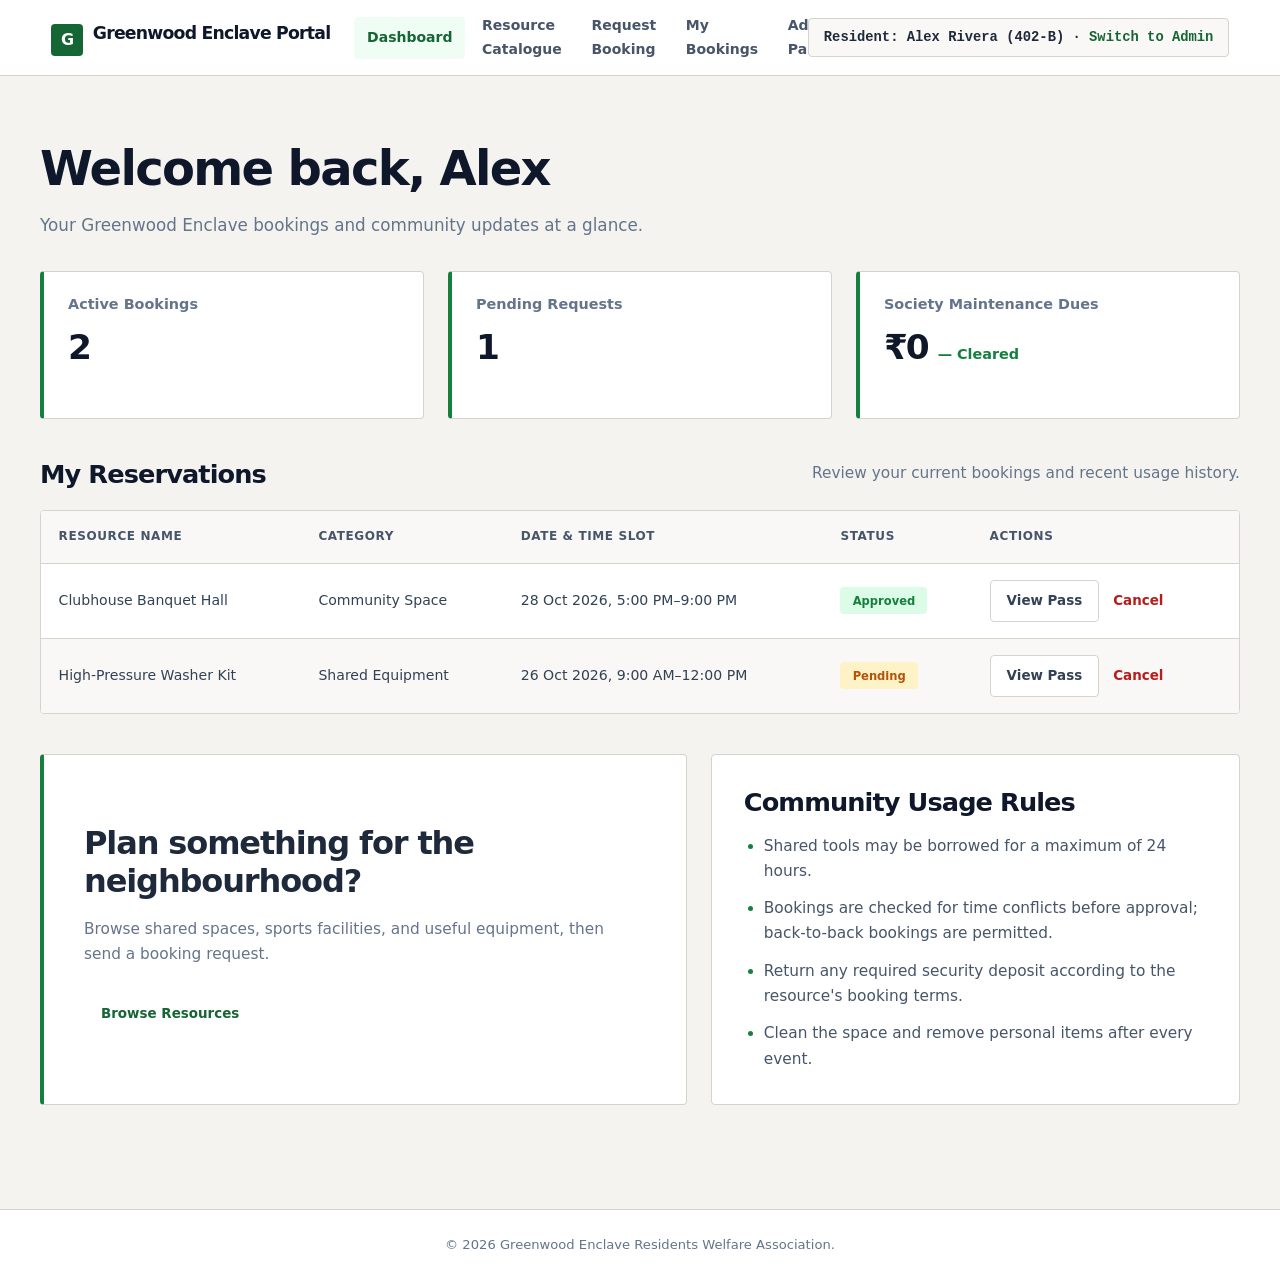
<file: index.html>
<!DOCTYPE html>
<html lang="en">
<head>
  <meta charset="UTF-8">
  <meta name="viewport" content="width=device-width, initial-scale=1.0">
  <meta name="description" content="View your Greenwood Enclave community resource bookings and important resident information.">
  <title>Resident Dashboard | Greenwood Enclave Portal</title>
  <link rel="stylesheet" href="css/style.css">
</head>
<body>
  <header class="site-header">
    <a class="site-brand" href="index.html">Greenwood Enclave Portal</a>
    <nav class="site-navigation" aria-label="Main navigation">
      <ul class="navigation-list">
        <li><a href="index.html" aria-current="page">Dashboard</a></li>
        <li><a href="resources.html">Resource Catalogue</a></li>
        <li><a href="book-resource.html">Request Booking</a></li>
        <li><a href="bookings.html">My Bookings</a></li>
        <li><a href="admin.html">Admin Panel</a></li>
      </ul>
    </nav>
    <p class="user-profile" aria-label="Resident Alex Rivera, Flat 402-B">Resident: Alex Rivera (402-B) · <a href="admin.html">Switch to Admin</a></p>
  </header>

  <main class="dashboard-main">
    <section class="dashboard-metrics" aria-labelledby="dashboard-heading">
      <div class="dashboard-introduction">
        <h1 id="dashboard-heading">Welcome back, Alex</h1>
        <p>Your Greenwood Enclave bookings and community updates at a glance.</p>
      </div>
      <div class="metrics-grid">
        <article class="metric-card">
          <h2>Active Bookings</h2>
          <p class="metric-value">2</p>
        </article>
        <article class="metric-card">
          <h2>Pending Requests</h2>
          <p class="metric-value">1</p>
        </article>
        <article class="metric-card">
          <h2>Society Maintenance Dues</h2>
          <p class="metric-value">₹0 <span>— Cleared</span></p>
        </article>
      </div>
    </section>

    <section id="bookings" class="reservations-section" aria-labelledby="reservations-heading">
      <div class="section-heading">
        <h2 id="reservations-heading">My Reservations</h2>
        <p>Review your current bookings and recent usage history.</p>
      </div>
      <div class="table-wrapper">
        <table class="reservations-table">
          <thead>
            <tr>
              <th scope="col">Resource Name</th>
              <th scope="col">Category</th>
              <th scope="col">Date &amp; Time Slot</th>
              <th scope="col">Status</th>
              <th scope="col">Actions</th>
            </tr>
          </thead>
          <tbody>
            <tr>
              <td>Clubhouse Banquet Hall</td>
              <td>Community Space</td>
              <td><time datetime="2026-11-08">8 Nov 2026</time>, 5:00 PM–9:00 PM</td>
              <td><span class="badge badge--approved">Approved</span></td>
              <td>
                <a class="button button--secondary" href="#bookings">View Pass</a>
                <button class="button button--text" type="button">Cancel</button>
              </td>
            </tr>
            <tr>
              <td>High-Pressure Washer Kit</td>
              <td>Shared Equipment</td>
              <td><time datetime="2026-11-12">12 Nov 2026</time>, 9:00 AM–12:00 PM</td>
              <td><span class="badge badge--pending">Pending</span></td>
              <td>
                <a class="button button--secondary" href="#bookings">View Pass</a>
                <button class="button button--text" type="button">Cancel</button>
              </td>
            </tr>
            <tr>
              <td>Badminton Court 1</td>
              <td>Sports &amp; Recreation</td>
              <td><time datetime="2026-10-18">18 Oct 2026</time>, 6:00 PM–7:00 PM</td>
              <td><span class="badge badge--completed">Completed</span></td>
              <td>
                <a class="button button--secondary" href="#bookings">View Pass</a>
                <span class="action-unavailable">—</span>
              </td>
            </tr>
          </tbody>
        </table>
      </div>
    </section>

    <div class="dashboard-bottom-grid">
      <section class="quick-actions" aria-labelledby="quick-actions-heading">
        <h2 id="quick-actions-heading">Plan something for the neighbourhood?</h2>
        <p>Browse shared spaces, sports facilities, and useful equipment, then send a booking request.</p>
        <a class="button button--primary" href="resources.html">Browse Resources</a>
      </section>

      <aside id="rules" class="community-rules" aria-labelledby="community-rules-heading">
        <h2 id="community-rules-heading">Community Usage Rules</h2>
        <ul>
          <li>Shared tools may be borrowed for a maximum of 24 hours.</li>
          <li>Bookings are checked for time conflicts before approval; back-to-back bookings are permitted.</li>
          <li>Return any required security deposit according to the resource's booking terms.</li>
          <li>Clean the space and remove personal items after every event.</li>
        </ul>
      </aside>
    </div>
  </main>

  <footer class="site-footer">
    <p>&copy; 2026 Greenwood Enclave Residents Welfare Association.</p>
  </footer>

  <script src="javascript/storage.js" defer></script>
  <script src="javascript/dashboard.js" defer></script>
</body>
</html>
</file>
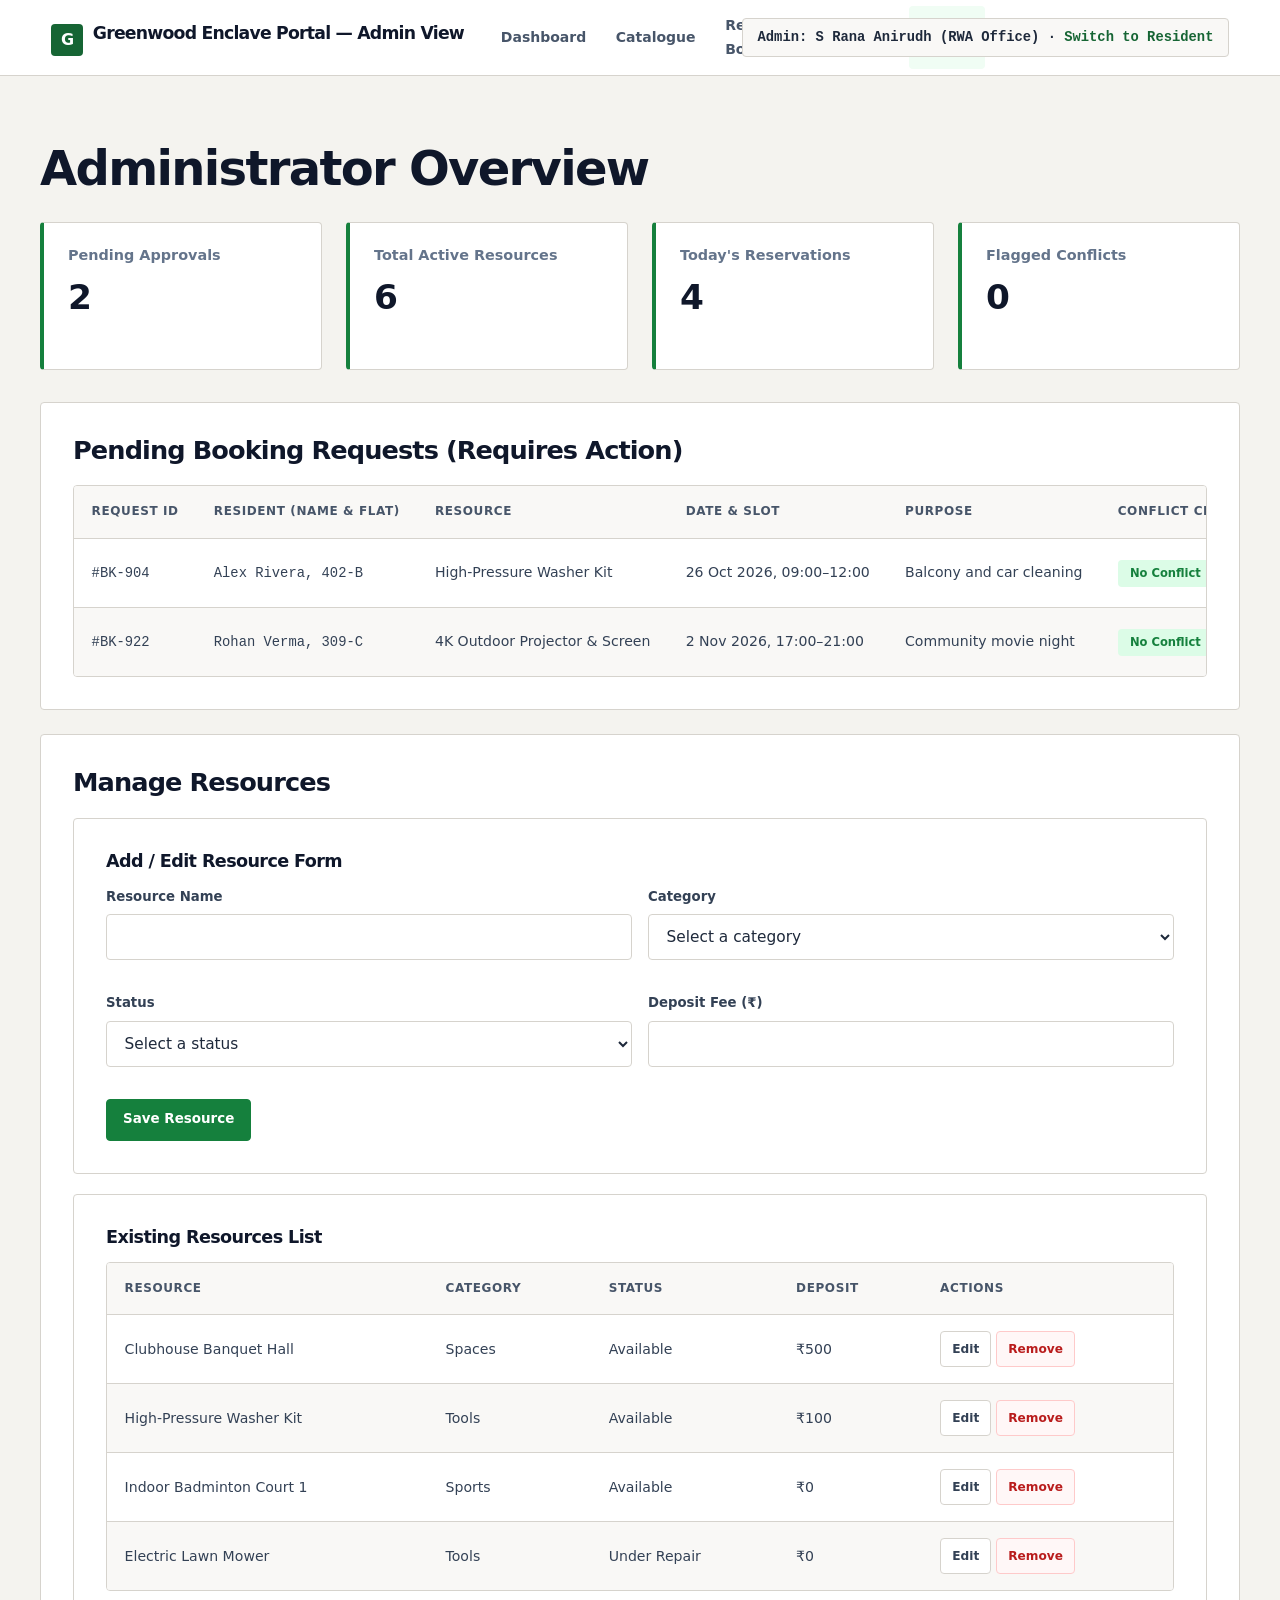
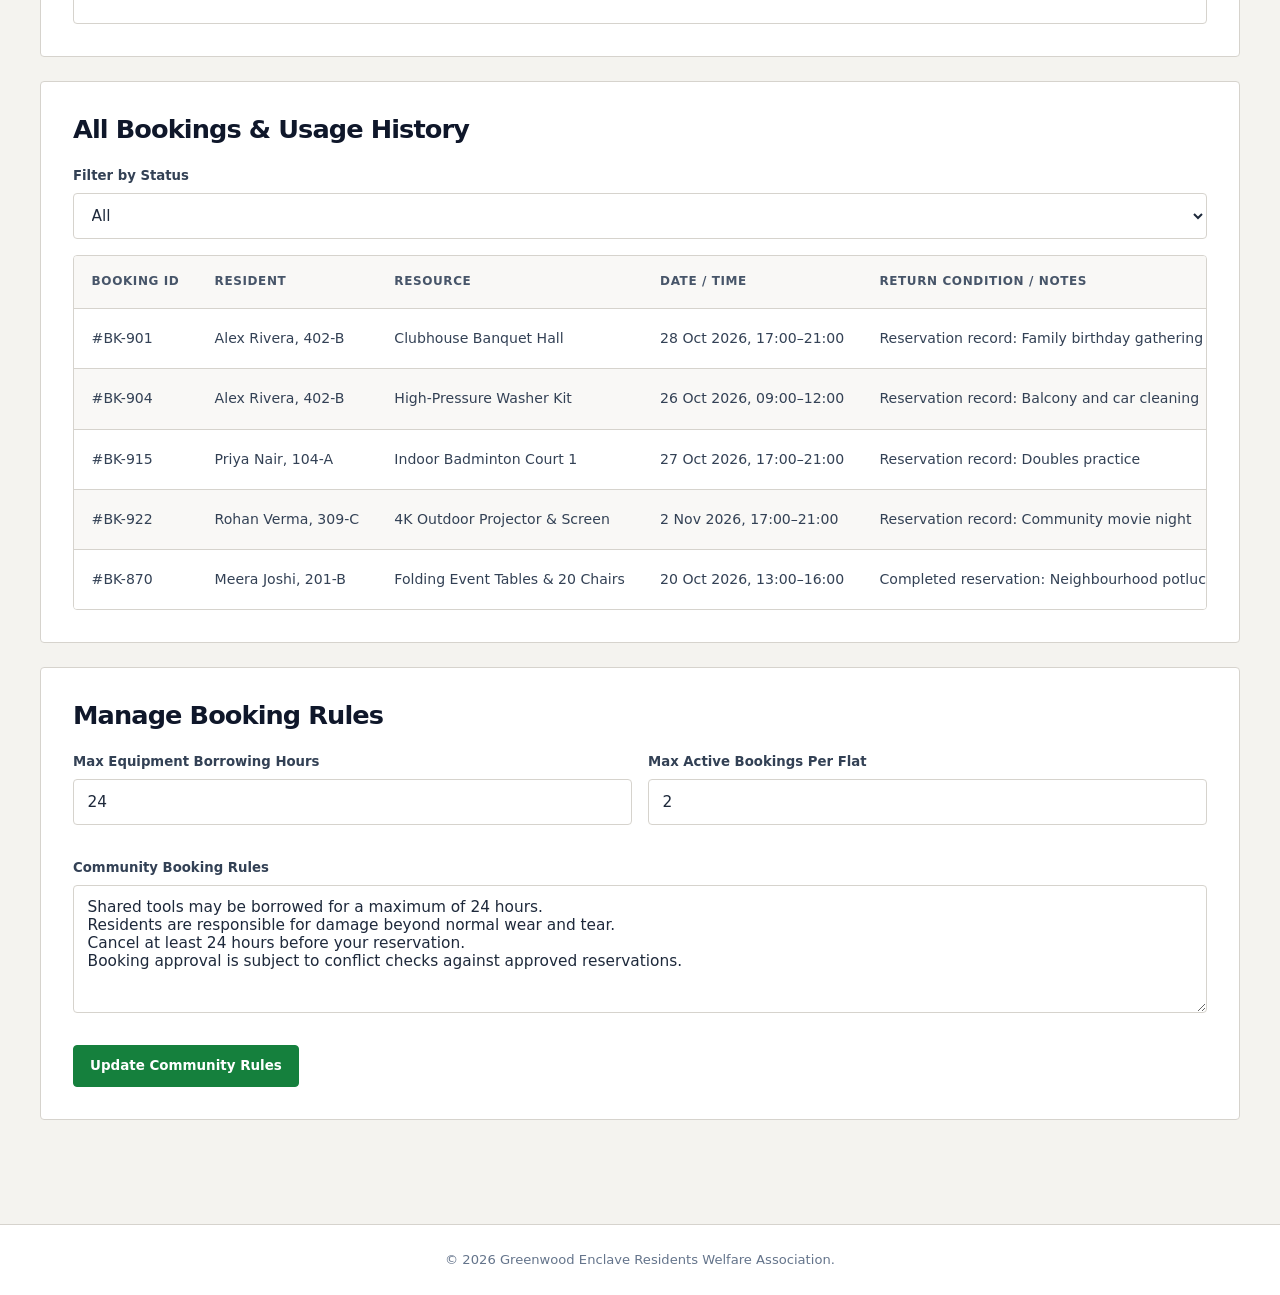
<file: admin.html>
<!DOCTYPE html>
<html lang="en">
<head>
  <meta charset="UTF-8">
  <meta name="viewport" content="width=device-width, initial-scale=1.0">
  <meta name="description" content="Manage Greenwood Enclave resources, booking requests, and community rules.">
  <title>Administrator Dashboard | Greenwood Enclave Portal</title>
  <link rel="stylesheet" href="css/style.css">
</head>
<body>
  <header class="site-header">
    <a class="site-brand" href="index.html">Greenwood Enclave Portal — Admin View</a>
    <nav class="site-navigation" aria-label="Main navigation">
      <ul class="navigation-list">
        <li><a href="index.html">Dashboard</a></li>
        <li><a href="resources.html">Catalogue</a></li>
        <li><a href="book-resource.html">Request Booking</a></li>
        <li><a href="bookings.html">My Bookings</a></li>
        <li><a href="admin.html" aria-current="page">Admin Panel</a></li>
      </ul>
    </nav>
    <p class="user-profile" aria-label="Administrator S Rana Anirudh, RWA Office">Admin: S Rana Anirudh (RWA Office) · <a href="index.html">Switch to Resident</a></p>
  </header>

  <main class="admin-main">
    <section class="admin-metrics" aria-labelledby="admin-overview-heading">
      <h1 id="admin-overview-heading">Administrator Overview</h1>
      <div class="metrics-grid">
        <article class="metric-card">
          <h2>Pending Approvals</h2>
          <p class="metric-value">3</p>
        </article>
        <article class="metric-card">
          <h2>Total Active Resources</h2>
          <p class="metric-value">6</p>
        </article>
        <article class="metric-card">
          <h2>Today's Reservations</h2>
          <p class="metric-value">4</p>
        </article>
        <article class="metric-card">
          <h2>Flagged Conflicts</h2>
          <p class="metric-value">0</p>
        </article>
      </div>
    </section>

    <section id="pending-requests" class="admin-section" aria-labelledby="pending-requests-heading">
      <h2 id="pending-requests-heading">Pending Booking Requests (Requires Action)</h2>
      <div class="table-wrapper">
        <table class="admin-table">
          <thead>
            <tr>
              <th scope="col">Request ID</th>
              <th scope="col">Resident (Name &amp; Flat)</th>
              <th scope="col">Resource</th>
              <th scope="col">Date &amp; Slot</th>
              <th scope="col">Purpose</th>
              <th scope="col">Conflict Check</th>
              <th scope="col">Actions</th>
            </tr>
          </thead>
          <tbody>
            <tr>
              <td>#REQ-2026-89</td>
              <td>Alex Rivera, 402-B</td>
              <td>Clubhouse Banquet Hall</td>
              <td><time datetime="2026-10-28">28 Oct 2026</time>, 17:00–21:00</td>
              <td>Family birthday gathering</td>
              <td><span class="badge badge-safe">No Conflict</span></td>
              <td><button class="btn-approve" type="button">Approve</button> <button class="btn-reject" type="button">Reject</button></td>
            </tr>
            <tr>
              <td>#REQ-2026-90</td>
              <td>Priya Nair, 305-A</td>
              <td>High-Pressure Washer Kit</td>
              <td><time datetime="2026-10-26">26 Oct 2026</time>, 09:00–12:00</td>
              <td>Balcony and car cleaning</td>
              <td><span class="badge badge-safe">No Conflict</span></td>
              <td><button class="btn-approve" type="button">Approve</button> <button class="btn-reject" type="button">Reject</button></td>
            </tr>
            <tr>
              <td>#REQ-2026-91</td>
              <td>Samir Patel, 118-C</td>
              <td>Indoor Badminton Court 1</td>
              <td><time datetime="2026-10-27">27 Oct 2026</time>, 18:00–20:00</td>
              <td>Evening doubles practice</td>
              <td><span class="badge badge-safe">No Conflict</span></td>
              <td><button class="btn-approve" type="button">Approve</button> <button class="btn-reject" type="button">Reject</button></td>
            </tr>
          </tbody>
        </table>
      </div>
    </section>

    <section id="manage-resources" class="admin-section" aria-labelledby="manage-resources-heading">
      <h2 id="manage-resources-heading">Manage Resources</h2>
      <section class="resource-crud-section" aria-labelledby="resource-crud-heading">
        <h3 id="resource-crud-heading">Add / Edit Resource Form</h3>
        <form id="resource-crud-form">
          <div class="form-field">
            <label for="resource-name">Resource Name</label>
            <input type="text" id="resource-name" name="resource-name" required>
          </div>
          <div class="form-field">
            <label for="resource-category">Category</label>
            <select id="resource-category" name="resource-category" required>
              <option value="">Select a category</option>
              <option value="spaces">Spaces</option>
              <option value="tools">Tools</option>
              <option value="sports">Sports</option>
            </select>
          </div>
          <div class="form-field">
            <label for="resource-status">Status</label>
            <select id="resource-status" name="resource-status" required>
              <option value="">Select a status</option>
              <option value="available">Available</option>
              <option value="reserved">Reserved</option>
              <option value="under-repair">Under Repair</option>
            </select>
          </div>
          <div class="form-field">
            <label for="deposit-fee">Deposit Fee (₹)</label>
            <input type="number" id="deposit-fee" name="deposit-fee" min="0" step="1" required>
          </div>
          <button type="submit">Save Resource</button>
        </form>
      </section>

      <section class="existing-resources-section" aria-labelledby="existing-resources-heading">
        <h3 id="existing-resources-heading">Existing Resources List</h3>
        <div class="table-wrapper">
          <table class="admin-table">
            <thead>
              <tr>
                <th scope="col">Resource</th>
                <th scope="col">Category</th>
                <th scope="col">Status</th>
                <th scope="col">Deposit</th>
                <th scope="col">Actions</th>
              </tr>
            </thead>
            <tbody>
              <tr>
                <td>Clubhouse Banquet Hall</td>
                <td>Spaces</td>
                <td>Available</td>
                <td>₹500</td>
                <td><button class="btn-edit" type="button">Edit</button> <button class="btn-delete" type="button">Remove</button></td>
              </tr>
              <tr>
                <td>High-Pressure Washer Kit</td>
                <td>Tools</td>
                <td>Available</td>
                <td>₹100</td>
                <td><button class="btn-edit" type="button">Edit</button> <button class="btn-delete" type="button">Remove</button></td>
              </tr>
              <tr>
                <td>Indoor Badminton Court 1</td>
                <td>Sports</td>
                <td>Available</td>
                <td>₹0</td>
                <td><button class="btn-edit" type="button">Edit</button> <button class="btn-delete" type="button">Remove</button></td>
              </tr>
              <tr>
                <td>Electric Lawn Mower</td>
                <td>Tools</td>
                <td>Under Repair</td>
                <td>₹0</td>
                <td><button class="btn-edit" type="button">Edit</button> <button class="btn-delete" type="button">Remove</button></td>
              </tr>
            </tbody>
          </table>
        </div>
      </section>
    </section>

    <section id="all-bookings-history" class="admin-section" aria-labelledby="all-bookings-heading">
      <h2 id="all-bookings-heading">All Bookings &amp; Usage History</h2>
      <div class="form-field">
        <label for="booking-status-filter">Filter by Status</label>
        <select id="booking-status-filter" name="booking-status-filter">
          <option value="all">All</option>
          <option value="approved">Approved</option>
          <option value="completed">Completed</option>
          <option value="rejected">Rejected</option>
        </select>
      </div>
      <div class="table-wrapper">
        <table class="admin-table">
          <thead>
            <tr>
              <th scope="col">Booking ID</th>
              <th scope="col">Resident</th>
              <th scope="col">Resource</th>
              <th scope="col">Date / Time</th>
              <th scope="col">Return Condition / Notes</th>
              <th scope="col">Final Status</th>
            </tr>
          </thead>
          <tbody>
            <tr>
              <td>#BK-901</td>
              <td>Alex Rivera, 402-B</td>
              <td>Clubhouse Banquet Hall</td>
              <td><time datetime="2026-10-28">28 Oct 2026</time>, 17:00–21:00</td>
              <td>Awaiting reservation</td>
              <td><span class="badge badge-approved">Approved</span></td>
            </tr>
            <tr>
              <td>#BK-872</td>
              <td>Meera Shah, 210-A</td>
              <td>High-Pressure Washer Kit</td>
              <td><time datetime="2026-10-20">20 Oct 2026</time>, 09:00–12:00</td>
              <td>Returned clean and in good condition</td>
              <td><span class="badge badge-completed">Completed</span></td>
            </tr>
            <tr>
              <td>#BK-866</td>
              <td>Samir Patel, 118-C</td>
              <td>Indoor Badminton Court 1</td>
              <td><time datetime="2026-10-18">18 Oct 2026</time>, 18:00–20:00</td>
              <td>Court inspected; no issues</td>
              <td><span class="badge badge-completed">Completed</span></td>
            </tr>
            <tr>
              <td>#BK-859</td>
              <td>Priya Nair, 305-A</td>
              <td>Clubhouse Banquet Hall</td>
              <td><time datetime="2026-10-16">16 Oct 2026</time>, 17:00–21:00</td>
              <td>Overlapping approved reservation</td>
              <td><span class="badge badge-rejected">Rejected</span></td>
            </tr>
          </tbody>
        </table>
      </div>
    </section>

    <section id="manage-rules" class="admin-section" aria-labelledby="manage-rules-heading">
      <h2 id="manage-rules-heading">Manage Booking Rules</h2>
      <form id="rules-management-form">
        <div class="form-field">
          <label for="max-borrowing-hours">Max Equipment Borrowing Hours</label>
          <input type="number" id="max-borrowing-hours" name="max-borrowing-hours" value="24" min="1" required>
        </div>
        <div class="form-field">
          <label for="max-active-bookings">Max Active Bookings Per Flat</label>
          <input type="number" id="max-active-bookings" name="max-active-bookings" value="2" min="1" required>
        </div>
        <div class="form-field">
          <label for="community-rules">Community Booking Rules</label>
          <textarea id="community-rules" name="community-rules" rows="4" required>Shared tools may be borrowed for a maximum of 24 hours.
Residents are responsible for damage beyond normal wear and tear.
Cancel at least 24 hours before your reservation.
Booking approval is subject to conflict checks against approved reservations.</textarea>
        </div>
        <button type="submit">Update Community Rules</button>
      </form>
    </section>
  </main>

  <footer class="site-footer">
    <p>&copy; 2026 Greenwood Enclave Residents Welfare Association.</p>
  </footer>

  <script src="javascript/storage.js" defer></script>
  <script src="javascript/admin.js" defer></script>
</body>
</html>
</file>
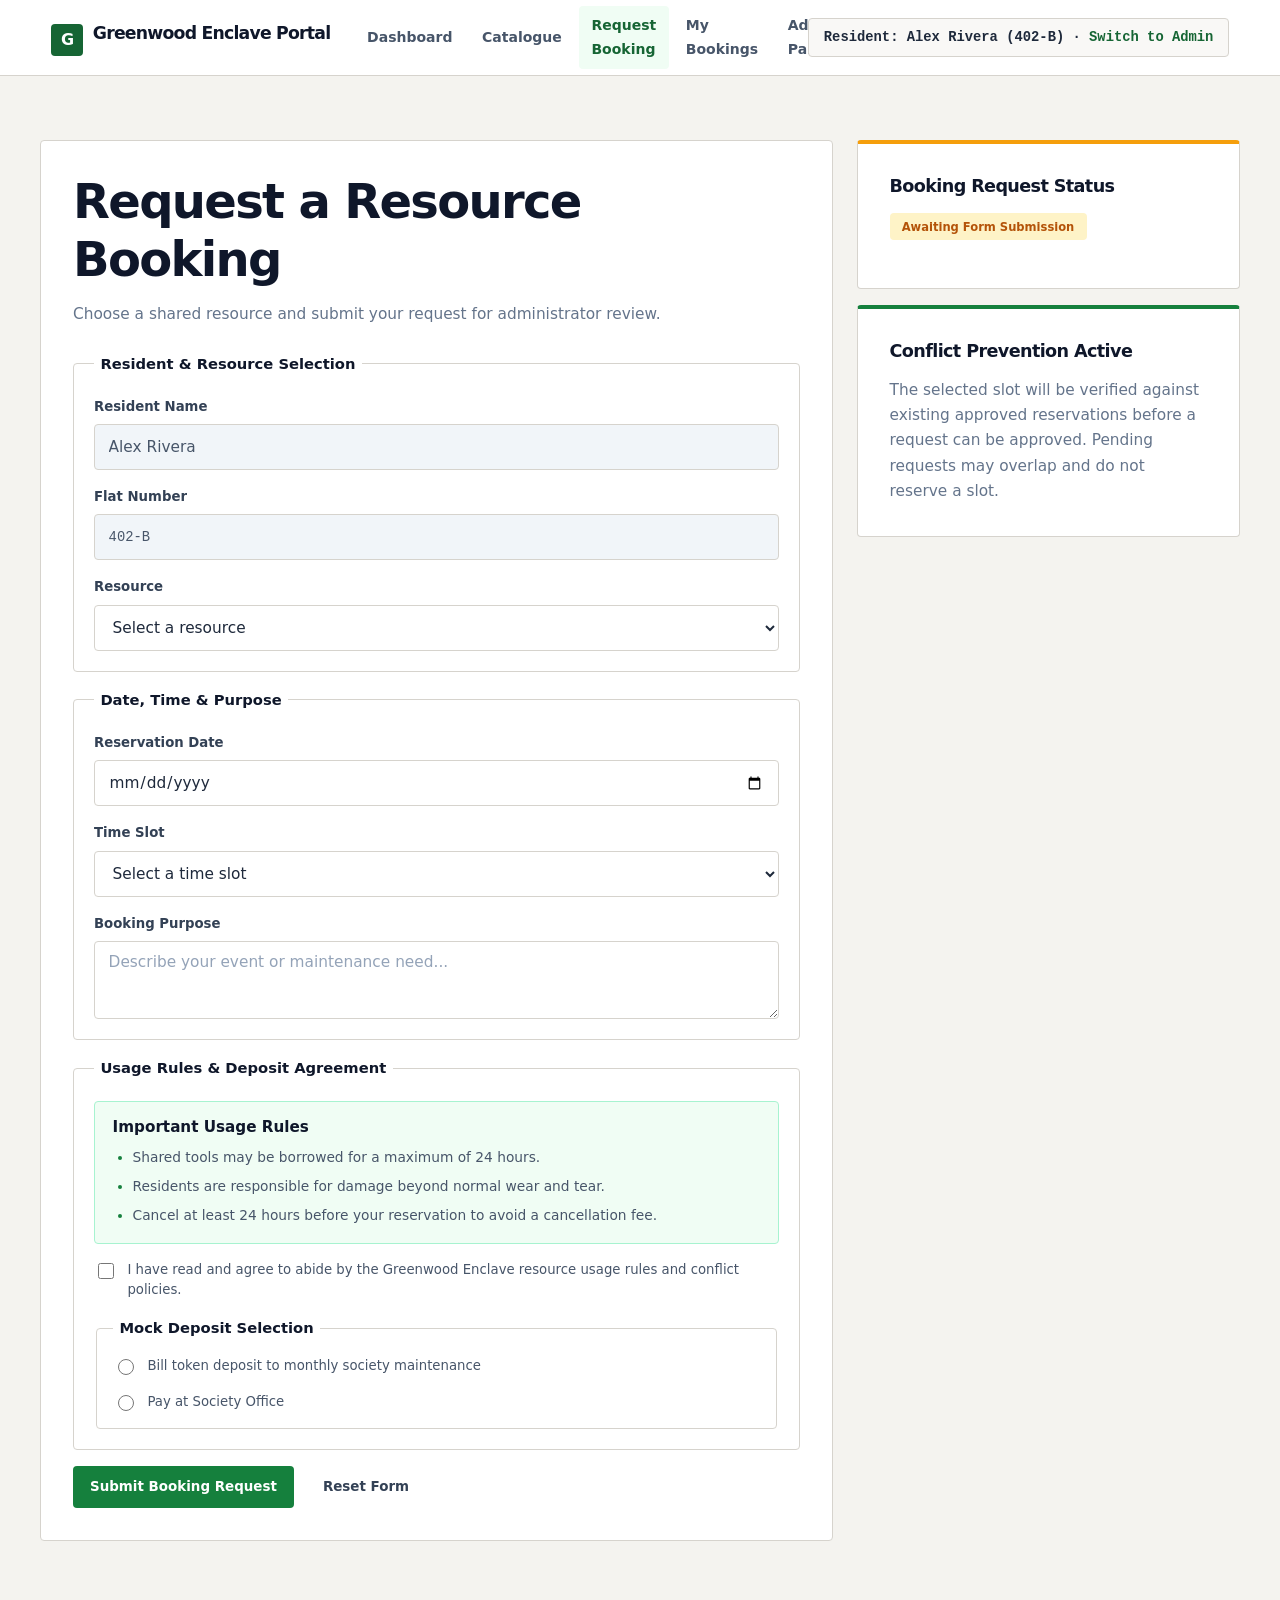
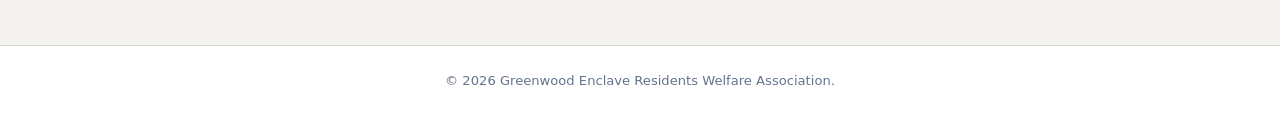
<file: book-resource.html>
<!DOCTYPE html>
<html lang="en">
<head>
  <meta charset="UTF-8">
  <meta name="viewport" content="width=device-width, initial-scale=1.0">
  <meta name="description" content="Request a Greenwood Enclave shared resource booking.">
  <title>Request Booking | Greenwood Enclave Portal</title>
  <link rel="stylesheet" href="css/style.css">
</head>
<body>
  <header class="site-header">
    <a class="site-brand" href="index.html">Greenwood Enclave Portal</a>
    <nav class="site-navigation" aria-label="Main navigation">
      <ul class="navigation-list">
        <li><a href="index.html">Dashboard</a></li>
        <li><a href="resources.html">Catalogue</a></li>
        <li><a href="book-resource.html" aria-current="page">Request Booking</a></li>
        <li><a href="bookings.html">My Bookings</a></li>
        <li><a href="admin.html">Admin Panel</a></li>
      </ul>
    </nav>
    <p class="user-profile" aria-label="Resident Alex Rivera, Flat 402-B">Resident: Alex Rivera (402-B) · <a href="admin.html">Switch to Admin</a></p>
  </header>

  <main class="booking-page-container">
    <section class="booking-form-section" aria-labelledby="booking-page-heading">
      <h1 id="booking-page-heading">Request a Resource Booking</h1>
      <p>Choose a shared resource and submit your request for administrator review.</p>
      <form id="reservation-request-form">
        <fieldset class="form-fieldset">
          <legend>Resident &amp; Resource Selection</legend>
          <div class="form-field">
            <label for="resident-name">Resident Name</label>
            <input type="text" id="resident-name" name="resident-name" value="Alex Rivera" readonly>
          </div>
          <div class="form-field">
            <label for="flat-number">Flat Number</label>
            <input type="text" id="flat-number" name="flat-number" value="402-B" readonly>
          </div>
          <div class="form-field">
            <label for="resource-select">Resource</label>
            <select id="resource-select" name="resource" required>
              <option value="">Select a resource</option>
              <optgroup label="Spaces">
                <option value="clubhouse-banquet-hall">Clubhouse Banquet Hall</option>
                <option value="4k-outdoor-projector">4K Outdoor Projector</option>
              </optgroup>
              <optgroup label="Tools">
                <option value="high-pressure-washer-kit">High-Pressure Washer Kit</option>
                <option value="electric-lawn-mower">Electric Lawn Mower</option>
              </optgroup>
              <optgroup label="Sports">
                <option value="indoor-badminton-court-1">Indoor Badminton Court 1</option>
              </optgroup>
            </select>
          </div>
        </fieldset>

        <fieldset class="form-fieldset">
          <legend>Date, Time &amp; Purpose</legend>
          <div class="form-field">
            <label for="booking-date">Reservation Date</label>
            <input type="date" id="booking-date" name="booking-date" required>
          </div>
          <div class="form-field">
            <label for="booking-slot">Time Slot</label>
            <select id="booking-slot" name="booking-slot" required>
              <option value="">Select a time slot</option>
              <option value="morning">Morning, 09:00–12:00</option>
              <option value="afternoon">Afternoon, 13:00–16:00</option>
              <option value="evening">Evening, 17:00–21:00</option>
            </select>
          </div>
          <div class="form-field">
            <label for="booking-purpose">Booking Purpose</label>
            <textarea id="booking-purpose" name="booking-purpose" rows="3" required placeholder="Describe your event or maintenance need..."></textarea>
          </div>
        </fieldset>

        <fieldset class="form-fieldset">
          <legend>Usage Rules &amp; Deposit Agreement</legend>
          <div class="rules-summary-box" aria-label="Resource usage rules">
            <h2>Important Usage Rules</h2>
            <ul>
              <li>Shared tools may be borrowed for a maximum of 24 hours.</li>
              <li>Residents are responsible for damage beyond normal wear and tear.</li>
              <li>Cancel at least 24 hours before your reservation to avoid a cancellation fee.</li>
            </ul>
          </div>
          <div class="form-field">
            <input type="checkbox" id="accept-rules" name="accept-rules" required>
            <label for="accept-rules">I have read and agree to abide by the Greenwood Enclave resource usage rules and conflict policies.</label>
          </div>
          <fieldset class="deposit-options">
            <legend>Mock Deposit Selection</legend>
            <div class="form-field">
              <input type="radio" id="deposit-maintenance" name="deposit-method" value="maintenance" required>
              <label for="deposit-maintenance">Bill token deposit to monthly society maintenance</label>
            </div>
            <div class="form-field">
              <input type="radio" id="deposit-office" name="deposit-method" value="society-office">
              <label for="deposit-office">Pay at Society Office</label>
            </div>
          </fieldset>
        </fieldset>

        <div class="booking-form-actions">
          <button type="submit" class="btn-primary">Submit Booking Request</button>
          <button type="reset" class="btn-secondary">Reset Form</button>
        </div>
      </form>
    </section>

    <aside class="booking-status-sidebar" aria-label="Booking status and conflict information">
      <section id="live-submission-status" class="status-card" aria-labelledby="submission-status-heading">
        <h2 id="submission-status-heading">Booking Request Status</h2>
        <p><span class="badge badge-pending">Awaiting Form Submission</span></p>
        <div id="submitted-request-status" hidden>
          <p>Request Submitted — Status: Pending Admin Approval</p>
          <p>Reference ID: <strong>#REQ-2026-89</strong></p>
          <p>Submitted: <time datetime="2026-10-25T15:00">25 Oct 2026, 3:00 PM</time></p>
        </div>
      </section>
      <section class="conflict-notice-card" aria-labelledby="conflict-check-heading">
        <h2 id="conflict-check-heading">Conflict Prevention Active</h2>
        <p>The selected slot will be verified against existing approved reservations before a request can be approved. Pending requests may overlap and do not reserve a slot.</p>
      </section>
    </aside>
  </main>

  <footer class="site-footer">
    <p>&copy; 2026 Greenwood Enclave Residents Welfare Association.</p>
  </footer>

  <script src="javascript/storage.js" defer></script>
  <script src="javascript/bookings.js" defer></script>
</body>
</html>
</file>
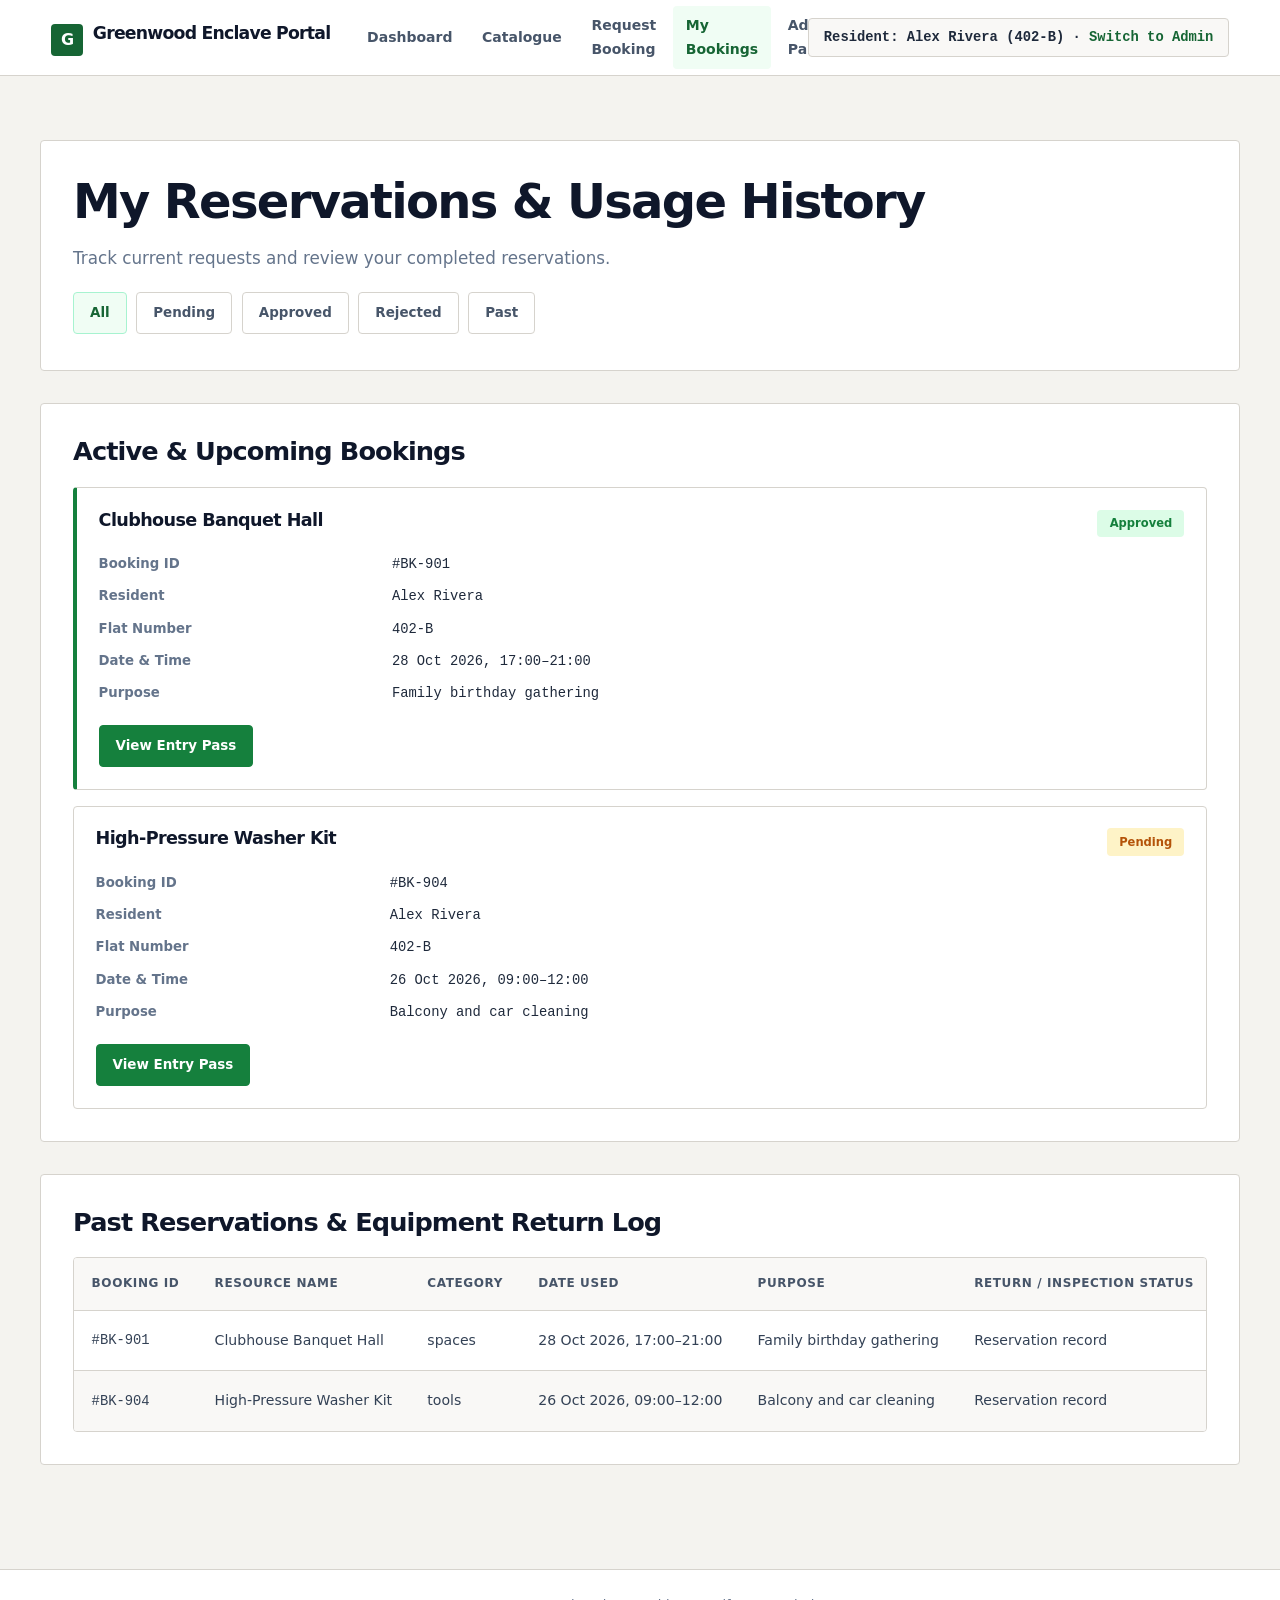
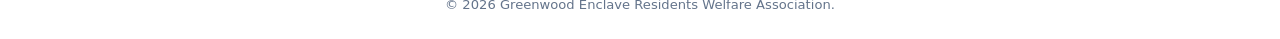
<file: bookings.html>
<!DOCTYPE html>
<html lang="en">
<head>
  <meta charset="UTF-8">
  <meta name="viewport" content="width=device-width, initial-scale=1.0">
  <meta name="description" content="Track Greenwood Enclave resource reservations and review your booking history.">
  <title>My Bookings | Greenwood Enclave Portal</title>
  <link rel="stylesheet" href="css/style.css">
</head>
<body>
  <header class="site-header">
    <a class="site-brand" href="index.html">Greenwood Enclave Portal</a>
    <nav class="site-navigation" aria-label="Main navigation">
      <ul class="navigation-list">
        <li><a href="index.html">Dashboard</a></li>
        <li><a href="resources.html">Catalogue</a></li>
        <li><a href="book-resource.html">Request Booking</a></li>
        <li><a href="bookings.html" aria-current="page">My Bookings</a></li>
        <li><a href="admin.html">Admin Panel</a></li>
      </ul>
    </nav>
    <p class="user-profile" aria-label="Resident Alex Rivera, Flat 402-B">Resident: Alex Rivera (402-B) · <a href="admin.html">Switch to Admin</a></p>
  </header>

  <main class="bookings-main">
    <section class="bookings-header" aria-labelledby="bookings-heading">
      <h1 id="bookings-heading">My Reservations &amp; Usage History</h1>
      <p>Track current requests and review your completed reservations.</p>
      <div class="status-tabs" role="group" aria-label="Filter bookings by status">
        <button type="button" data-status="all" aria-pressed="true">All</button>
        <button type="button" data-status="pending" aria-pressed="false">Pending</button>
        <button type="button" data-status="approved" aria-pressed="false">Approved</button>
        <button type="button" data-status="rejected" aria-pressed="false">Rejected</button>
        <button type="button" data-status="past" aria-pressed="false">Past</button>
      </div>
    </section>

    <section class="active-bookings-list" aria-labelledby="active-bookings-heading">
      <h2 id="active-bookings-heading">Active &amp; Upcoming Bookings</h2>
      <article class="booking-detail-card" data-status="approved">
        <header class="booking-card-header">
          <h3>Clubhouse Banquet Hall</h3>
          <span class="badge badge-approved">Approved</span>
        </header>
        <dl class="booking-details">
          <dt>Booking ID</dt>
          <dd>#BK-901</dd>
          <dt>Date &amp; Time</dt>
          <dd><time datetime="2026-10-28">28 Oct 2026</time>, 17:00–21:00</dd>
          <dt>Purpose</dt>
          <dd>Family Birthday Gathering</dd>
          <dt>Deposit</dt>
          <dd>₹500 (Paid/Billed)</dd>
        </dl>
        <div class="booking-card-actions">
          <button class="btn-primary" type="button" data-open-details>View Entry Pass</button>
          <button class="btn-secondary" type="button">Cancel Booking</button>
        </div>
      </article>

      <article class="booking-detail-card" data-status="pending">
        <header class="booking-card-header">
          <h3>High-Pressure Washer Kit</h3>
          <span class="badge badge-pending">Pending Admin Approval</span>
        </header>
        <dl class="booking-details">
          <dt>Booking ID</dt>
          <dd>#BK-904</dd>
          <dt>Date &amp; Time</dt>
          <dd>Tomorrow, 09:00–12:00</dd>
          <dt>Purpose</dt>
          <dd>Balcony &amp; Car Cleaning</dd>
        </dl>
        <div class="booking-card-actions">
          <button class="btn-secondary" type="button">Modify Request</button>
          <button class="btn-secondary" type="button">Cancel Request</button>
        </div>
      </article>

      <article class="booking-detail-card" data-status="rejected">
        <header class="booking-card-header">
          <h3>Indoor Badminton Court 1</h3>
          <span class="badge badge-rejected">Rejected — Slot Conflict</span>
        </header>
        <dl class="booking-details">
          <dt>Booking ID</dt>
          <dd>#BK-889</dd>
          <dt>Date &amp; Time</dt>
          <dd><time datetime="2026-10-26">26 Oct 2026</time>, 18:00–20:00</dd>
          <dt>Admin Note</dt>
          <dd>Court already reserved for Society Annual Tournament</dd>
        </dl>
        <div class="booking-card-actions">
          <a class="btn-primary" href="book-resource.html">Rebook Another Slot</a>
        </div>
      </article>
    </section>

    <section class="past-bookings-section" aria-labelledby="past-bookings-heading">
      <h2 id="past-bookings-heading">Past Reservations &amp; Equipment Return Log</h2>
      <div class="table-wrapper">
        <table class="bookings-history-table">
          <thead>
            <tr>
              <th scope="col">Booking ID</th>
              <th scope="col">Resource Name</th>
              <th scope="col">Category</th>
              <th scope="col">Date Used</th>
              <th scope="col">Purpose</th>
              <th scope="col">Return / Inspection Status</th>
              <th scope="col">Final Status</th>
            </tr>
          </thead>
          <tbody>
            <tr data-status="past">
              <td>#BK-870</td>
              <td>High-Pressure Washer Kit</td>
              <td>Tools</td>
              <td><time datetime="2026-10-20">20 Oct 2026</time></td>
              <td>Patio cleaning</td>
              <td>Returned clean and in good condition</td>
              <td><span class="badge badge-completed">Completed</span></td>
            </tr>
            <tr data-status="past">
              <td>#BK-861</td>
              <td>Badminton Court 1</td>
              <td>Sports</td>
              <td><time datetime="2026-10-18">18 Oct 2026</time></td>
              <td>Weekend doubles practice</td>
              <td>Court inspected; no issues</td>
              <td><span class="badge badge-completed">Completed</span></td>
            </tr>
            <tr data-status="past">
              <td>#BK-842</td>
              <td>Folding Event Tables &amp; 20 Chairs</td>
              <td>Spaces</td>
              <td><time datetime="2026-10-12">12 Oct 2026</time></td>
              <td>Neighbourhood potluck</td>
              <td>Cancelled before reservation date</td>
              <td><span class="badge badge-cancelled">Cancelled by User</span></td>
            </tr>
          </tbody>
        </table>
      </div>
    </section>

    <dialog id="booking-details-modal" aria-labelledby="booking-details-heading">
      <div class="booking-modal-content">
        <h2 id="booking-details-heading">Reservation Entry Pass</h2>
        <dl class="booking-details">
          <dt>Booking Reference ID</dt>
          <dd>#BK-901</dd>
          <dt>Resident Name</dt>
          <dd>Alex Rivera</dd>
          <dt>Flat Number</dt>
          <dd>402-B</dd>
          <dt>Approved By</dt>
          <dd>Sec. R. Sharma (RWA Office)</dd>
          <dt>Approval Timestamp</dt>
          <dd><time datetime="2026-10-25T10:30">25 Oct 2026, 10:30 AM</time></dd>
          <dt>Rules Acknowledged</dt>
          <dd>Yes</dd>
        </dl>
        <button id="close-details-modal" type="button">Close</button>
      </div>
    </dialog>
  </main>

  <footer class="site-footer">
    <p>&copy; 2026 Greenwood Enclave Residents Welfare Association.</p>
  </footer>

  <script src="javascript/storage.js" defer></script>
  <script src="javascript/bookings.js" defer></script>
</body>
</html>
</file>
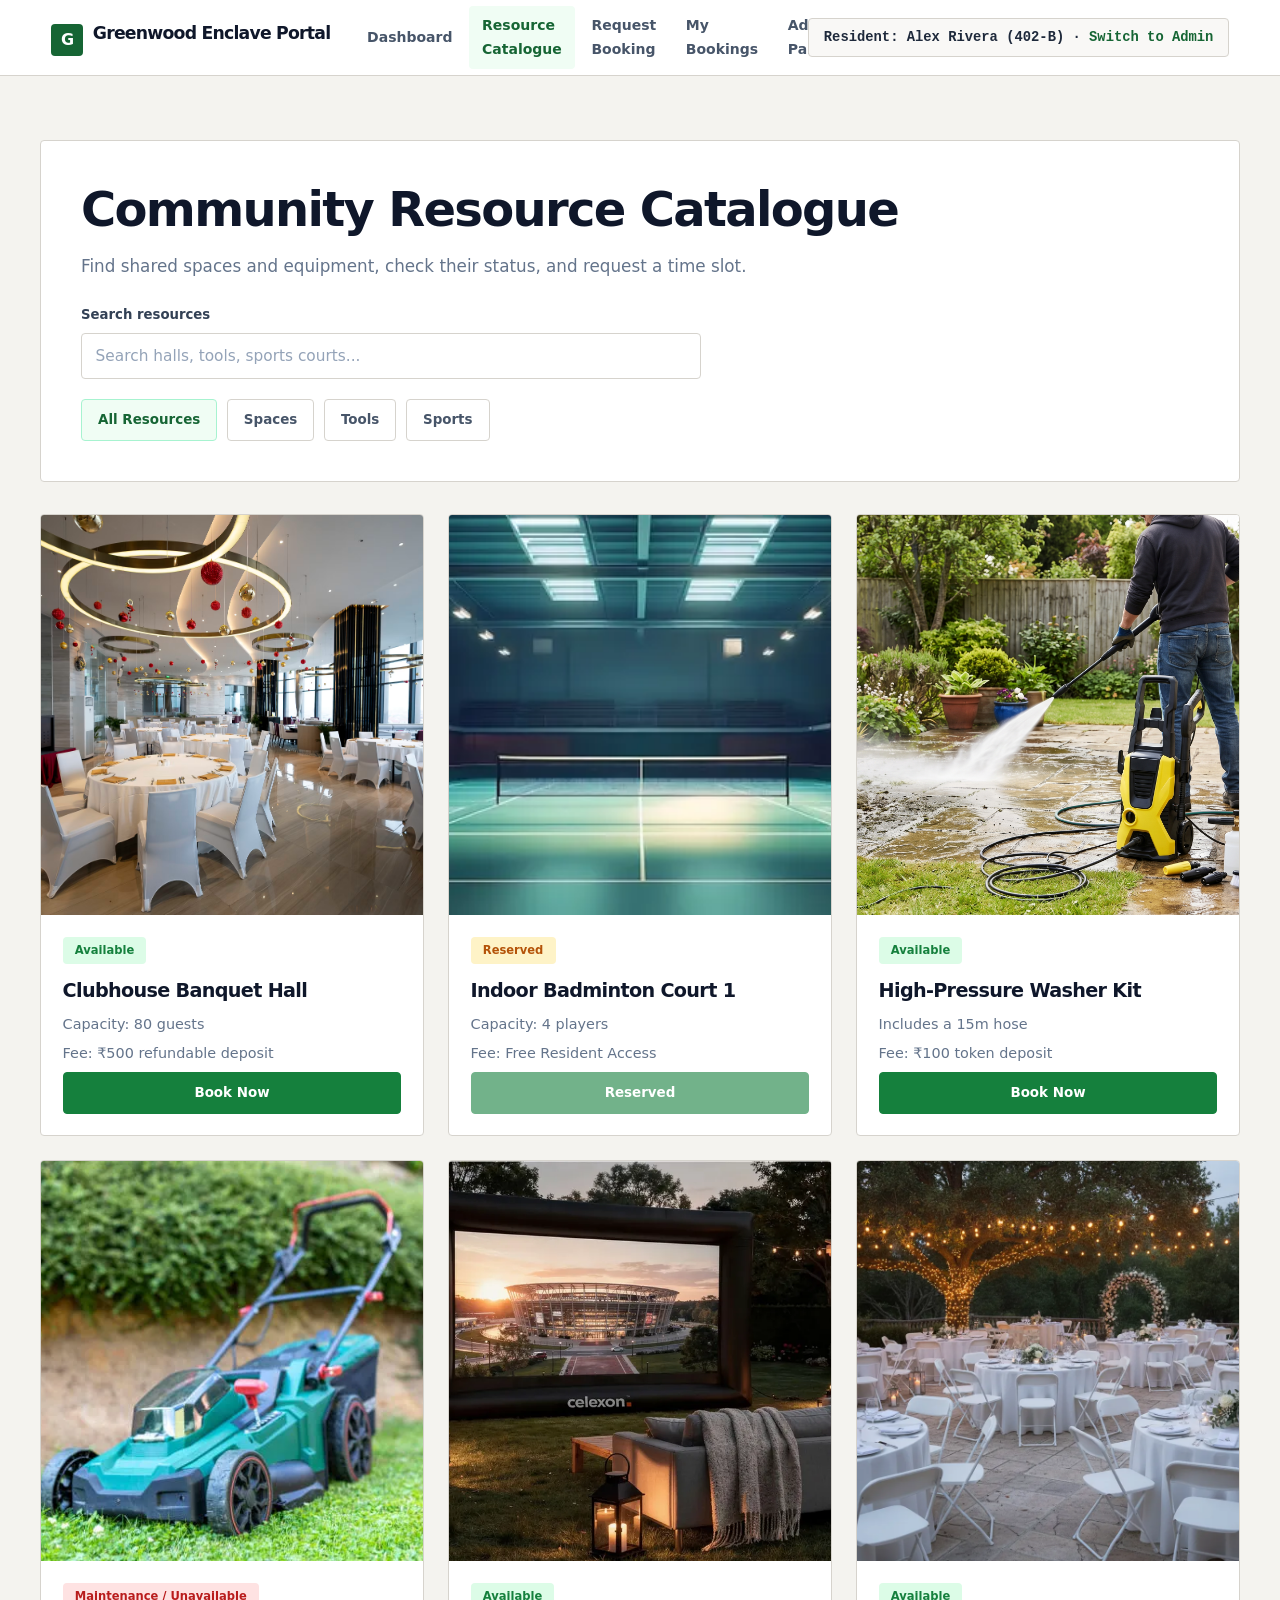
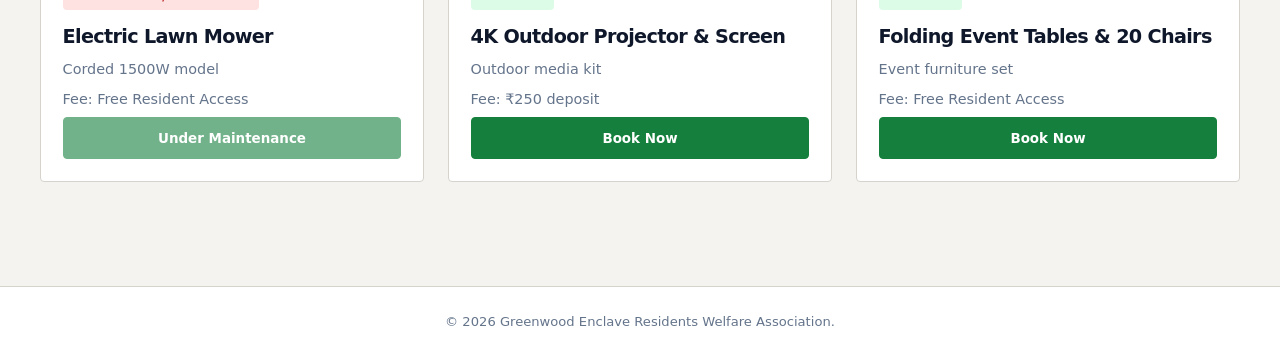
<file: resources.html>
<!DOCTYPE html>
<html lang="en">
<head>
  <meta charset="UTF-8">
  <meta name="viewport" content="width=device-width, initial-scale=1.0">
  <meta name="description" content="Explore and request bookings for shared spaces, tools, and sports facilities at Greenwood Enclave.">
  <title>Resource Catalogue | Greenwood Enclave Portal</title>
  <link rel="stylesheet" href="css/style.css">
</head>
<body>
  <header class="site-header">
    <a class="site-brand" href="index.html">Greenwood Enclave Portal</a>
    <nav class="site-navigation" aria-label="Main navigation">
      <ul class="navigation-list">
        <li><a href="index.html">Dashboard</a></li>
        <li><a href="resources.html" aria-current="page">Resource Catalogue</a></li>
        <li><a href="book-resource.html">Request Booking</a></li>
        <li><a href="bookings.html">My Bookings</a></li>
        <li><a href="admin.html">Admin Panel</a></li>
      </ul>
    </nav>
    <p class="user-profile" aria-label="Resident Alex Rivera, Flat 402-B">Resident: Alex Rivera (402-B) · <a href="admin.html">Switch to Admin</a></p>
  </header>

  <main class="catalogue-main">
    <section class="catalogue-controls" aria-labelledby="catalogue-heading">
      <h1 id="catalogue-heading">Community Resource Catalogue</h1>
      <p>Find shared spaces and equipment, check their status, and request a time slot.</p>
      <div class="catalogue-search">
        <label for="resource-search">Search resources</label>
        <input type="search" id="resource-search" name="resource-search" placeholder="Search halls, tools, sports courts...">
      </div>
      <div class="filter-buttons" role="group" aria-label="Filter resources by category">
        <button type="button" data-filter="all" aria-pressed="true">All Resources</button>
        <button type="button" data-filter="spaces" aria-pressed="false">Spaces</button>
        <button type="button" data-filter="tools" aria-pressed="false">Tools</button>
        <button type="button" data-filter="sports" aria-pressed="false">Sports</button>
      </div>
    </section>

    <section class="resource-grid" id="resource-grid" aria-label="Community resources">
      <article class="resource-card" data-category="spaces">
        <img src="assests/photo-1677129663678-2171fa8a44cb.avif" alt="Clubhouse banquet hall set up for an outdoor event" width="640" height="400">
        <div class="resource-card-content">
          <span class="status-badge status-badge--available">Available</span>
          <h2>Clubhouse Banquet Hall</h2>
          <p>Capacity: 80 guests</p>
          <p>Fee: ₹500 refundable deposit</p>
          <button class="button button--primary" type="button" data-resource="Clubhouse Banquet Hall">Book Now</button>
        </div>
      </article>

      <article class="resource-card" data-category="sports">
        <img src="assests/empty-badminton-court-with-single-net-lighting_1331154-24271.webp" alt="Indoor badminton court with net" width="640" height="400">
        <div class="resource-card-content">
          <span class="status-badge status-badge--reserved">Reserved</span>
          <h2>Indoor Badminton Court 1</h2>
          <p>Capacity: 4 players</p>
          <p>Fee: Free Resident Access</p>
          <button class="button button--primary" type="button" disabled>Reserved</button>
        </div>
      </article>

      <article class="resource-card" data-category="tools">
        <img src="assests/Gemini_Generated_Image_38o1ye38o1ye38o1.png" alt="High-pressure washer cleaning a garden patio" width="640" height="400">
        <div class="resource-card-content">
          <span class="status-badge status-badge--available">Available</span>
          <h2>High-Pressure Washer Kit</h2>
          <p>Includes a 15m hose</p>
          <p>Fee: ₹100 token deposit</p>
          <button class="button button--primary" type="button" data-resource="High-Pressure Washer Kit">Book Now</button>
        </div>
      </article>

      <article class="resource-card" data-category="tools">
        <img src="assests/battery-electric-lawn-mowers-in-the-garden.webp" alt="Electric lawn mower on a lawn" width="640" height="400">
        <div class="resource-card-content">
          <span class="status-badge status-badge--unavailable">Maintenance / Unavailable</span>
          <h2>Electric Lawn Mower</h2>
          <p>Corded 1500W model</p>
          <p>Fee: Free Resident Access</p>
          <button class="button button--primary" type="button" disabled>Under Maintenance</button>
        </div>
      </article>

      <article class="resource-card" data-category="spaces">
        <img src="assests/cx-produktbild2-inf200.webp" alt="Outdoor projector screen set up in a garden" width="640" height="400">
        <div class="resource-card-content">
          <span class="status-badge status-badge--available">Available</span>
          <h2>4K Outdoor Projector &amp; Screen</h2>
          <p>Outdoor media kit</p>
          <p>Fee: ₹250 deposit</p>
          <button class="button button--primary" type="button" data-resource="4K Outdoor Projector &amp; Screen">Book Now</button>
        </div>
      </article>

      <article class="resource-card" data-category="spaces">
        <img src="assests/multiple-white-hercules-folding-chairs-at-event.webp" alt="White folding chairs arranged for an event" width="640" height="400">
        <div class="resource-card-content">
          <span class="status-badge status-badge--available">Available</span>
          <h2>Folding Event Tables &amp; 20 Chairs</h2>
          <p>Event furniture set</p>
          <p>Fee: Free Resident Access</p>
          <button class="button button--primary" type="button" data-resource="Folding Event Tables &amp; 20 Chairs">Book Now</button>
        </div>
      </article>
    </section>

    <dialog id="booking-modal" aria-labelledby="booking-modal-heading">
      <div class="booking-modal-content">
        <h2 id="booking-modal-heading">Request a Resource Booking</h2>
        <form id="booking-form">
          <div class="form-field">
            <label for="modal-resource-name">Selected Resource</label>
            <input type="text" id="modal-resource-name" name="resource" readonly required>
          </div>
          <div class="form-field">
            <label for="resident-name">Resident Name</label>
            <input type="text" id="resident-name" name="resident-name" value="Alex Rivera" required>
          </div>
          <div class="form-field">
            <label for="flat-number">Flat Number</label>
            <input type="text" id="flat-number" name="flat-number" value="402-B" required>
          </div>
          <div class="form-field">
            <label for="reservation-date">Reservation Date</label>
            <input type="date" id="reservation-date" name="reservation-date" required>
          </div>
          <div class="form-field">
            <label for="time-slot">Time Slot</label>
            <select id="time-slot" name="time-slot" required>
              <option value="">Select a time slot</option>
              <option value="morning">Morning, 9 AM–12 PM</option>
              <option value="afternoon">Afternoon, 1 PM–4 PM</option>
              <option value="evening">Evening, 5 PM–9 PM</option>
            </select>
          </div>
          <div class="form-field">
            <label for="booking-purpose">Purpose of Booking</label>
            <textarea id="booking-purpose" name="purpose" rows="4"></textarea>
          </div>
          <fieldset class="checkout-options">
            <legend>Mock Checkout / Deposit</legend>
            <div class="form-field">
              <input type="radio" id="payment-dues" name="payment-method" value="maintenance-dues" required>
              <label for="payment-dues">Billed to Monthly Society Maintenance Dues</label>
            </div>
            <div class="form-field">
              <input type="radio" id="payment-office" name="payment-method" value="upi-or-office">
              <label for="payment-office">UPI / Security Deposit at Office</label>
            </div>
          </fieldset>
          <div class="booking-form-actions">
            <button class="button button--primary" type="submit">Confirm Booking Request</button>
            <button class="button button--secondary" id="close-modal" type="button">Cancel / Close</button>
          </div>
        </form>
        <div id="booking-success" role="status" hidden>
          <p>Your booking request has been submitted.</p>
          <p>Booking reference: <strong id="booking-reference">GE-2026-0001</strong></p>
        </div>
      </div>
    </dialog>
  </main>

  <footer class="site-footer">
    <p>&copy; 2026 Greenwood Enclave Residents Welfare Association.</p>
  </footer>

  <script src="javascript/storage.js" defer></script>
  <script src="javascript/resources.js" defer></script>
</body>
</html>
</file>
<file: css/style.css>
:root {
  color-scheme: light;
  --color-page: #f4f3ef;
  --color-surface: #ffffff;
  --color-surface-soft: #f9f8f6;
  --color-navy: #0f172a;
  --color-text: #1e293b;
  --color-muted: #64748b;
  --color-primary: #15803d;
  --color-primary-dark: #166534;
  --color-primary-soft: #f0fdf4;
  --color-border: #d6d3cd;
  --color-border-strong: #d6d3cd;
  --color-success-bg: #dcfce7;
  --color-success-text: #15803d;
  --color-warning-bg: #fef3c7;
  --color-warning-text: #b45309;
  --color-danger-bg: #fee2e2;
  --color-danger-text: #b91c1c;
  --color-info-bg: #e0f2fe;
  --color-info-text: #0369a1;
  --font-body: Inter, system-ui, -apple-system, BlinkMacSystemFont, "Segoe UI", sans-serif;
  --font-heading: Inter, system-ui, -apple-system, BlinkMacSystemFont, "Segoe UI", sans-serif;
  --space-1: 0.375rem;
  --space-2: 0.625rem;
  --space-3: 0.875rem;
  --space-4: 1rem;
  --space-5: 1.25rem;
  --space-6: 1.5rem;
  --space-8: 2rem;
  --space-10: 2.5rem;
  --space-12: 3rem;
  --radius-sm: 4px;
  --radius-md: 4px;
  --radius-lg: 4px;
  --radius-xl: 4px;
  --radius-pill: 4px;
  --shadow-sm: none;
  --shadow-card: none;
  --shadow-hover: none;
  --shadow-focus: 0 0 0 3px rgb(21 128 61 / 0.16);
  --content-width: 1200px;
  --transition-fast: 160ms ease;
}

* {
  box-sizing: border-box;
}

html {
  min-width: 320px;
  scroll-behavior: smooth;
  scroll-padding-top: 6rem;
}

body {
  min-height: 100vh;
  margin: 0;
  background: var(--color-page);
  color: var(--color-text);
  font-family: var(--font-body);
  font-size: 0.96rem;
  line-height: 1.65;
  -webkit-font-smoothing: antialiased;
}

body,
button,
input,
select,
textarea {
  font-family: var(--font-body);
}

button,
input,
select,
textarea {
  font-size: inherit;
}

button,
a {
  -webkit-tap-highlight-color: transparent;
}

a {
  color: var(--color-primary-dark);
  text-decoration: none;
}

a:hover {
  color: var(--color-primary);
}

button {
  color: inherit;
}

button:focus-visible,
a:focus-visible,
input:focus-visible,
select:focus-visible,
textarea:focus-visible {
  outline: 3px solid rgb(5 150 105 / 0.35);
  outline-offset: 3px;
}

img {
  display: block;
  max-width: 100%;
}

h1,
h2,
h3,
p {
  margin-top: 0;
}

h1,
h2,
h3 {
  color: var(--color-navy);
  font-family: var(--font-heading);
  line-height: 1.2;
  letter-spacing: -0.035em;
}

h1 {
  margin-bottom: var(--space-3);
  font-size: clamp(2rem, 4vw, 3rem);
  font-weight: 800;
}

h2 {
  margin-bottom: var(--space-4);
  font-size: clamp(1.25rem, 2vw, 1.6rem);
  font-weight: 750;
}

h3 {
  margin-bottom: var(--space-3);
  font-size: 1.1rem;
  font-weight: 700;
}

p {
  color: var(--color-muted);
}

main {
  width: min(var(--content-width), calc(100% - 3rem));
  margin-inline: auto;
  padding-block: clamp(2rem, 5vw, 4rem);
}

section + section {
  margin-top: var(--space-10);
}

/* Shared portal navigation */
.site-header {
  position: sticky;
  z-index: 20;
  top: 0;
  display: flex;
  min-height: 76px;
  align-items: center;
  justify-content: space-between;
  gap: var(--space-6);
  padding: 0 clamp(1.25rem, 4vw, 3.5rem);
  border-bottom: 1px solid var(--color-border);
  background: var(--color-surface);
}

.site-brand {
  flex: 0 0 auto;
  color: var(--color-navy);
  font-size: 1.08rem;
  font-weight: 800;
  letter-spacing: -0.045em;
}

.site-brand::before {
  display: inline-grid;
  width: 2rem;
  height: 2rem;
  margin-right: 0.6rem;
  border-radius: 4px;
  background: var(--color-primary-dark);
  color: white;
  content: "G";
  font-size: 1rem;
  font-weight: 800;
  place-items: center;
  vertical-align: -0.35rem;
}

.site-navigation {
  min-width: 0;
}

.navigation-list {
  display: flex;
  align-items: center;
  gap: 0.25rem;
  margin: 0;
  padding: 0;
  list-style: none;
}

.navigation-list a {
  display: inline-flex;
  min-height: 42px;
  align-items: center;
  padding: 0.55rem 0.8rem;
  border-radius: var(--radius-sm);
  color: #475569;
  font-size: 0.875rem;
  font-weight: 650;
  transition: background-color var(--transition-fast), color var(--transition-fast);
}

.navigation-list a:hover {
  background: #f1f5f9;
  color: var(--color-navy);
}

.navigation-list a[aria-current="page"] {
  background: var(--color-primary-soft);
  color: var(--color-primary-dark);
}

.user-profile {
  flex: 0 0 auto;
  margin: 0;
  padding: 0.55rem 0.9rem;
  border: 1px solid var(--color-border);
  border-radius: var(--radius-pill);
  background: var(--color-surface-soft);
  color: var(--color-text);
  font-size: 0.78rem;
  font-weight: 700;
  line-height: 1.4;
}

/* Page introductions and dashboard metrics */
.dashboard-metrics,
.admin-metrics,
.catalogue-controls,
.bookings-header {
  position: relative;
}

.dashboard-introduction {
  max-width: 720px;
  margin-bottom: var(--space-8);
}

.dashboard-introduction h1,
.catalogue-controls h1,
.bookings-header h1 {
  margin-bottom: var(--space-3);
}

.dashboard-introduction > p,
.catalogue-controls > p,
.bookings-header > p {
  max-width: 700px;
  margin-bottom: 0;
  font-size: 1.05rem;
}

.metrics-grid {
  display: grid;
  grid-template-columns: repeat(auto-fit, minmax(220px, 1fr));
  gap: 1.5rem;
}

.metric-card {
  position: relative;
  overflow: hidden;
  min-height: 148px;
  padding: 1.5rem;
  border: 1px solid var(--color-border);
  border-left: 4px solid #15803d;
  border-radius: 4px;
  background: var(--color-surface);
}

.metric-card h2 {
  margin-bottom: 1rem;
  color: var(--color-muted);
  font-family: var(--font-body);
  font-size: 0.9rem;
  font-weight: 650;
  letter-spacing: 0;
}

.metric-value {
  margin: 0;
  color: var(--color-navy);
  font-size: 2.15rem;
  font-weight: 800;
  letter-spacing: -0.06em;
  line-height: 1;
}

.metric-value span {
  color: var(--color-success-text);
  font-size: 0.9rem;
  font-weight: 700;
  letter-spacing: 0;
}

.section-heading {
  display: flex;
  align-items: end;
  justify-content: space-between;
  gap: var(--space-4);
  margin-bottom: var(--space-5);
}

.section-heading h2 {
  margin-bottom: 0;
}

.section-heading p {
  margin-bottom: 0.2rem;
}

/* Tables */
.table-wrapper {
  overflow-x: auto;
  border: 1px solid var(--color-border);
  border-radius: var(--radius-lg);
  background: var(--color-surface);
  scrollbar-color: #94a3b8 #f1f5f9;
}

table {
  width: 100%;
  border-collapse: collapse;
  text-align: left;
}

thead {
  background: var(--color-surface-soft);
}

th,
td {
  padding: 1rem 1.1rem;
  border-bottom: 1px solid var(--color-border);
  vertical-align: middle;
  white-space: nowrap;
}

th {
  color: #475569;
  font-size: 0.75rem;
  font-weight: 750;
  letter-spacing: 0.05em;
  text-transform: uppercase;
}

td {
  color: #334155;
  font-size: 0.88rem;
}

tbody tr:last-child td {
  border-bottom: 0;
}

tbody tr {
  transition: background-color var(--transition-fast);
}

tbody tr:nth-child(even) {
  background-color: #f9f8f6;
}

tbody tr:hover {
  background: #f1f0ec;
}

td time {
  color: var(--color-navy);
  font-family: "Courier New", monospace;
  font-size: 0.9em;
  font-weight: 650;
}

.booking-details dd,
#flat-number,
.user-profile,
#pending-requests .admin-table td:nth-child(2),
.bookings-history-table td:first-child,
#pending-requests .admin-table td:first-child {
  font-family: "Courier New", monospace;
  font-size: 0.9em;
}

.action-unavailable {
  color: #94a3b8;
}

/* Status indicators */
.badge,
.status-badge {
  display: inline-flex;
  min-height: 1.7rem;
  align-items: center;
  justify-content: center;
  padding: 0.25rem 0.7rem;
  border: 1px solid transparent;
  border-radius: var(--radius-pill);
  font-size: 0.72rem;
  font-weight: 750;
  line-height: 1.25;
  white-space: nowrap;
}

.badge--approved,
.badge-approved,
.badge-completed,
.badge-safe,
.status-badge--available {
  background: var(--color-success-bg);
  color: var(--color-success-text);
}

.badge--pending,
.badge-pending,
.status-badge--reserved {
  background: var(--color-warning-bg);
  color: var(--color-warning-text);
}

.badge-rejected,
.badge-cancelled,
.status-badge--unavailable {
  background: var(--color-danger-bg);
  color: var(--color-danger-text);
}

.badge-safe {
  background: var(--color-success-bg);
  color: var(--color-success-text);
}

/* Buttons and action links */
.button,
.btn-primary,
.btn-secondary,
.btn-approve,
.btn-reject,
.btn-edit,
.btn-delete,
.filter-buttons button,
.status-tabs button,
.booking-form-actions button,
.resource-crud-section button,
#rules-management-form > button,
#close-details-modal {
  display: inline-flex;
  min-height: 42px;
  align-items: center;
  justify-content: center;
  gap: 0.45rem;
  padding: 0.65rem 1rem;
  border: 1px solid transparent;
  border-radius: var(--radius-sm);
  cursor: pointer;
  font-size: 0.84rem;
  font-weight: 700;
  line-height: 1.2;
  text-align: center;
  text-decoration: none;
  transition: background-color var(--transition-fast), border-color var(--transition-fast), color var(--transition-fast), transform var(--transition-fast), box-shadow var(--transition-fast);
}

.button:hover,
.btn-primary:hover,
.btn-secondary:hover,
.btn-approve:hover,
.btn-reject:hover,
.btn-edit:hover,
.btn-delete:hover,
.filter-buttons button:hover,
.status-tabs button:hover,
.booking-form-actions button:hover,
.resource-crud-section button:hover,
#rules-management-form > button:hover,
#close-details-modal:hover {
  transform: translateY(-1px);
}

.button--primary,
.btn-primary,
.btn-approve,
.resource-crud-section button,
#rules-management-form > button {
  border-color: var(--color-primary);
  background: var(--color-primary);
  color: white;
}

.button--primary:hover,
.btn-primary:hover,
.btn-approve:hover,
.resource-crud-section button:hover,
#rules-management-form > button:hover {
  border-color: var(--color-primary-dark);
  background: var(--color-primary-dark);
  color: white;
}

.button--secondary,
.btn-secondary,
.btn-edit,
#close-details-modal {
  border-color: var(--color-border);
  background: white;
  color: #334155;
}

.button--secondary:hover,
.btn-secondary:hover,
.btn-edit:hover,
#close-details-modal:hover {
  border-color: var(--color-border-strong);
  background: #f8fafc;
  color: var(--color-navy);
}

.button--text {
  min-height: 36px;
  padding: 0.4rem 0.6rem;
  border: 0;
  background: transparent;
  color: var(--color-danger-text);
  cursor: pointer;
  font-weight: 700;
}

.button--text:hover {
  text-decoration: underline;
}

.btn-reject,
.btn-delete {
  border-color: #fecaca;
  background: #fff7f7;
  color: var(--color-danger-text);
}

.btn-reject:hover,
.btn-delete:hover {
  border-color: #fca5a5;
  background: var(--color-danger-bg);
}

button:disabled,
.button:disabled,
.btn-primary:disabled {
  transform: none;
  opacity: 0.6;
  cursor: not-allowed;
  box-shadow: none;
}

/* Dashboard callouts */
.dashboard-bottom-grid {
  display: grid;
  grid-template-columns: 1.1fr 0.9fr;
  gap: 1.5rem;
  margin-top: var(--space-10);
}

.quick-actions,
.community-rules,
.booking-status-sidebar > section,
.booking-form-section,
.admin-section,
.resource-crud-section,
.existing-resources-section,
.past-bookings-section,
.active-bookings-list,
.bookings-header,
.catalogue-controls {
  border: 1px solid var(--color-border);
  border-radius: 4px;
  background: var(--color-surface);
}

.quick-actions {
  display: flex;
  min-height: 100%;
  flex-direction: column;
  align-items: flex-start;
  justify-content: center;
  padding: clamp(1.5rem, 4vw, 2.5rem);
  border-left: 4px solid #15803d;
  background: var(--color-surface);
  color: var(--color-text);
}

.quick-actions h2,
.quick-actions p {
  max-width: 35rem;
  color: var(--color-text);
}

.quick-actions h2 {
  font-size: clamp(1.45rem, 3vw, 2rem);
}

.quick-actions p {
  color: var(--color-muted);
}

.quick-actions .button--primary {
  margin-top: var(--space-2);
  border-color: white;
  background: white;
  color: var(--color-primary-dark);
  box-shadow: none;
}

.quick-actions .button--primary:hover {
  background: #ecfdf5;
}

.community-rules {
  padding: clamp(1.5rem, 4vw, 2rem);
}

.community-rules ul,
.rules-summary-box ul {
  display: grid;
  gap: 0.75rem;
  margin: 0;
  padding-left: 1.25rem;
  color: #475569;
}

.community-rules li::marker,
.rules-summary-box li::marker {
  color: var(--color-primary);
}

/* Resource catalogue */
.catalogue-controls {
  padding: clamp(1.5rem, 4vw, 2.5rem);
  background: var(--color-surface);
}

.catalogue-search {
  display: flex;
  max-width: 620px;
  flex-direction: column;
  gap: 0.45rem;
  margin-top: var(--space-6);
}

.catalogue-search label,
.form-field > label {
  color: #334155;
  font-size: 0.83rem;
  font-weight: 700;
}

.filter-buttons,
.status-tabs {
  display: flex;
  flex-wrap: wrap;
  gap: 0.6rem;
  margin-top: var(--space-5);
}

.filter-buttons button,
.status-tabs button {
  border-color: var(--color-border);
  background: white;
  color: #475569;
}

.filter-buttons button:hover,
.status-tabs button:hover,
.filter-buttons button[aria-pressed="true"],
.status-tabs button[aria-pressed="true"] {
  border-color: #a7f3d0;
  background: var(--color-primary-soft);
  color: var(--color-primary-dark);
}

.resource-grid {
  display: grid;
  grid-template-columns: repeat(auto-fill, minmax(min(100%, 300px), 1fr));
  align-items: stretch;
  gap: 1.5rem;
  margin-top: var(--space-8);
}

.resource-card {
  display: flex;
  min-width: 0;
  flex-direction: column;
  justify-content: space-between;
  overflow: hidden;
  border: 1px solid var(--color-border);
  border-radius: 4px;
  background: var(--color-surface);
  transition: border-color 200ms ease;
}

.resource-card:hover {
  border-color: var(--color-primary);
}

.resource-card > img {
  width: 100%;
  aspect-ratio: 16 / 10;
  object-fit: cover;
  background: #e2e8f0;
}

.resource-card-content {
  display: flex;
  flex: 1;
  flex-direction: column;
  align-items: flex-start;
  padding: 1.35rem;
}

.resource-card-content .status-badge {
  margin-bottom: 0.95rem;
}

.resource-card-content h2 {
  margin-bottom: 0.65rem;
  font-size: 1.2rem;
}

.resource-card-content p {
  margin-bottom: 0.35rem;
  font-size: 0.9rem;
}

.resource-card-content .button {
  width: 100%;
  margin-top: auto;
  padding-top: 0.75rem;
}

/* Forms and booking request layout */
.booking-page-container {
  display: grid;
  grid-template-columns: minmax(0, 1.55fr) minmax(260px, 0.75fr);
  align-items: start;
  gap: 1.5rem;
}

.booking-form-section,
.booking-status-sidebar > section,
.admin-section,
.resource-crud-section,
.existing-resources-section,
.past-bookings-section,
.active-bookings-list,
.bookings-header {
  padding: clamp(1.25rem, 3vw, 2rem);
}

.booking-form-section > p {
  margin-bottom: var(--space-6);
}

.booking-form-section form {
  display: grid;
  gap: 1rem;
}

.form-fieldset {
  min-width: 0;
  margin: 0;
  padding: 1.25rem;
  border: 1px solid var(--color-border);
  border-radius: var(--radius-md);
  background: var(--color-surface);
}

.form-fieldset > legend,
.deposit-options > legend {
  padding-inline: 0.4rem;
  color: var(--color-navy);
  font-size: 0.92rem;
  font-weight: 750;
}

.form-field {
  display: flex;
  flex-direction: column;
  gap: 0.4rem;
  margin-bottom: 1rem;
}

.form-field:last-child {
  margin-bottom: 0;
}

.form-field input:not([type="checkbox"]):not([type="radio"]),
.form-field select,
.form-field textarea,
.catalogue-search input,
#resource-crud-form input,
#resource-crud-form select,
#booking-form input:not([type="radio"]),
#booking-form select,
#booking-form textarea,
#rules-management-form input,
#rules-management-form textarea {
  width: 100%;
  min-height: 46px;
  padding: 0.7rem 0.85rem;
  border: 1px solid var(--color-border-strong);
  border-radius: var(--radius-sm);
  background-color: white;
  color: var(--color-text);
  transition: border-color var(--transition-fast), box-shadow var(--transition-fast);
}

textarea {
  min-height: 6rem;
  resize: vertical;
}

input::placeholder,
textarea::placeholder {
  color: #94a3b8;
}

input[readonly] {
  background: #f1f5f9 !important;
  color: #475569 !important;
}

input:focus,
select:focus,
textarea:focus {
  border-color: var(--color-primary) !important;
  outline: none;
  box-shadow: var(--shadow-focus);
}

input[type="checkbox"],
input[type="radio"] {
  width: 1rem;
  height: 1rem;
  flex: 0 0 auto;
  accent-color: var(--color-primary);
}

.form-field:has(input[type="checkbox"]),
.form-field:has(input[type="radio"]) {
  flex-direction: row;
  align-items: flex-start;
  gap: 0.65rem;
}

.form-field:has(input[type="checkbox"]) label,
.form-field:has(input[type="radio"]) label {
  color: #475569;
  font-weight: 500;
  line-height: 1.5;
}

.rules-summary-box {
  margin-bottom: 1rem;
  padding: 1rem 1.1rem;
  border: 1px solid #a7f3d0;
  border-radius: var(--radius-sm);
  background: var(--color-primary-soft);
}

.rules-summary-box h2 {
  margin-bottom: 0.65rem;
  font-size: 0.95rem;
  letter-spacing: 0;
}

.rules-summary-box ul {
  gap: 0.4rem;
  font-size: 0.86rem;
}

.deposit-options {
  min-width: 0;
  margin-top: 1rem;
  padding: 1rem;
  border: 1px solid var(--color-border);
  border-radius: var(--radius-sm);
}

.deposit-options .form-field + .form-field {
  margin-top: 0.8rem;
}

.booking-form-actions {
  display: flex;
  flex-wrap: wrap;
  gap: 0.75rem;
}

.booking-status-sidebar {
  position: sticky;
  top: 100px;
  display: grid;
  gap: 1rem;
}

.booking-status-sidebar > section {
  margin: 0;
}

.booking-status-sidebar h2,
.conflict-notice-card h2 {
  font-size: 1.1rem;
}

.status-card {
  border-top: 4px solid #f59e0b !important;
}

.conflict-notice-card {
  border-top: 4px solid var(--color-primary) !important;
}

.status-card p:last-child,
.conflict-notice-card p:last-child {
  margin-bottom: 0;
}

/* Resident booking cards and history */
.bookings-header {
  background: var(--color-surface);
}

.status-tabs {
  overflow-x: auto;
  padding-bottom: 0.25rem;
}

.active-bookings-list,
.past-bookings-section {
  margin-top: var(--space-8);
}

.active-bookings-list > h2,
.past-bookings-section > h2 {
  margin-bottom: var(--space-5);
}

.booking-detail-card {
  margin-top: 1rem;
  padding: 1.35rem;
  border: 1px solid var(--color-border);
  border-radius: 4px;
  background: #fff;
  transition: border-color var(--transition-fast);
}

.booking-detail-card[data-status="approved"] {
  border-left: 4px solid #15803d;
}

.booking-detail-card:hover {
  border-color: var(--color-primary);
}

.booking-card-header {
  display: flex;
  align-items: flex-start;
  justify-content: space-between;
  gap: 1rem;
  margin-bottom: 1rem;
}

.booking-card-header h3 {
  margin-bottom: 0;
}

.booking-details {
  display: grid;
  grid-template-columns: minmax(120px, 0.35fr) minmax(0, 1fr);
  gap: 0.6rem 1rem;
  margin: 0;
}

.booking-details dt {
  color: var(--color-muted);
  font-size: 0.83rem;
  font-weight: 650;
}

.booking-details dd {
  min-width: 0;
  margin: 0;
  color: var(--color-text);
  font-size: 0.9em;
}

.booking-card-actions {
  display: flex;
  flex-wrap: wrap;
  gap: 0.65rem;
  margin-top: 1.25rem;
}

/* Administrator dashboard */
.admin-metrics {
  margin-bottom: var(--space-8);
}

.admin-metrics h1 {
  margin-bottom: var(--space-6);
}

.admin-section {
  margin-top: var(--space-6);
  scroll-margin-top: 100px;
}

.admin-section > h2 {
  margin-bottom: var(--space-5);
}

.resource-crud-section,
.existing-resources-section {
  margin-top: var(--space-5);
  box-shadow: none;
  background: var(--color-surface);
}

#resource-crud-form {
  display: grid;
  grid-template-columns: repeat(2, minmax(0, 1fr));
  align-items: end;
  gap: 1rem;
}

#resource-crud-form > button {
  justify-self: start;
}

#rules-management-form {
  display: grid;
  grid-template-columns: repeat(2, minmax(0, 1fr));
  gap: 1rem;
}

#rules-management-form .form-field:nth-child(3) {
  grid-column: 1 / -1;
}

#rules-management-form textarea {
  min-height: 8rem;
}

#rules-management-form > button {
  justify-self: start;
}

.admin-table button {
  min-height: 36px;
  padding: 0.45rem 0.7rem;
  font-size: 0.76rem;
}

/* Booking and entry-pass dialogs */
dialog {
  width: min(620px, calc(100% - 2rem));
  max-height: min(88vh, 850px);
  overflow: auto;
  padding: 0;
  border: 1px solid var(--color-border);
  border-radius: var(--radius-xl);
  background: var(--color-surface);
  color: var(--color-text);
}

dialog::backdrop {
  background: rgb(15 23 42 / 0.55);
  backdrop-filter: blur(5px);
}

.booking-modal-content {
  padding: clamp(1.25rem, 4vw, 2rem);
}

.booking-modal-content h2 {
  margin-bottom: var(--space-5);
}

.booking-modal-content form {
  display: grid;
  gap: 0.8rem;
}

.booking-modal-content .form-field {
  margin-bottom: 0;
}

.booking-modal-content .checkout-options {
  margin: 0;
  padding: 1rem;
  border: 1px solid var(--color-border);
  border-radius: var(--radius-sm);
}

.booking-modal-content .checkout-options legend {
  padding-inline: 0.4rem;
  color: var(--color-navy);
  font-weight: 750;
}

#booking-success {
  margin-top: 1.25rem;
  padding: 1rem;
  border: 1px solid #a7f3d0;
  border-radius: var(--radius-sm);
  background: var(--color-primary-soft);
}

#booking-success p:last-child {
  margin-bottom: 0;
}

[hidden],
.hidden {
  display: none !important;
}

/* Footer */
.site-footer {
  margin-top: var(--space-10);
  padding: 1.5rem;
  border-top: 1px solid var(--color-border);
  background: white;
  text-align: center;
}

.site-footer p {
  margin: 0;
  color: var(--color-muted);
  font-size: 0.82rem;
}

@media (max-width: 1050px) {
  .site-header {
    flex-wrap: wrap;
    justify-content: space-between;
    gap: 0.6rem 1rem;
    padding-block: 0.8rem;
  }

  .site-navigation {
    order: 3;
    width: 100%;
    overflow-x: auto;
  }

  .navigation-list {
    width: max-content;
  }

  .booking-page-container {
    grid-template-columns: minmax(0, 1.3fr) minmax(240px, 0.8fr);
  }
}

@media (max-width: 768px) {
  main {
    width: min(100% - 2rem, var(--content-width));
    padding-block: 2rem;
  }

  .site-header {
    position: relative;
    min-height: 0;
    padding: 0.9rem 1rem 0.6rem;
  }

  .site-brand {
    font-size: 0.98rem;
  }

  .site-brand::before {
    width: 1.8rem;
    height: 1.8rem;
  }

  .user-profile {
    max-width: 48%;
    padding: 0.45rem 0.7rem;
    font-size: 0.7rem;
    text-align: center;
  }

  .navigation-list a {
    min-height: 38px;
    padding: 0.45rem 0.65rem;
    font-size: 0.8rem;
  }

  .dashboard-bottom-grid,
  .booking-page-container {
    grid-template-columns: 1fr;
  }

  .booking-status-sidebar {
    position: static;
  }

  .dashboard-introduction {
    margin-bottom: var(--space-6);
  }

  .section-heading {
    display: block;
  }

  .section-heading p {
    margin-top: 0.5rem;
  }

  .table-wrapper table {
    min-width: 720px;
  }

  .booking-card-header {
    flex-direction: column;
    align-items: flex-start;
  }

  .status-tabs {
    margin-right: -0.25rem;
  }

  #resource-crud-form,
  #rules-management-form {
    grid-template-columns: 1fr;
  }

  #rules-management-form .form-field:nth-child(3) {
    grid-column: auto;
  }
}

@media (max-width: 480px) {
  main {
    width: calc(100% - 1.25rem);
    padding-block: 1.4rem;
  }

  .site-header {
    gap: 0.5rem;
  }

  .site-brand {
    max-width: 68%;
    font-size: 0.88rem;
  }

  .site-brand::before {
    margin-right: 0.35rem;
  }

  .user-profile {
    max-width: 100%;
    font-size: 0.67rem;
  }

  .navigation-list {
    gap: 0;
  }

  .navigation-list a {
    padding-inline: 0.55rem;
    font-size: 0.76rem;
  }

  .metrics-grid {
    grid-template-columns: 1fr;
    gap: 0.85rem;
  }

  .metric-card {
    min-height: 125px;
    padding: 1.2rem;
  }

  .metric-value {
    font-size: 1.9rem;
  }

  .quick-actions,
  .community-rules,
  .catalogue-controls,
  .booking-form-section,
  .booking-status-sidebar > section,
  .admin-section,
  .resource-crud-section,
  .existing-resources-section,
  .past-bookings-section,
  .active-bookings-list,
  .bookings-header {
    padding: 1.15rem;
  }

  .form-fieldset {
    padding: 1rem;
  }

  .booking-details {
    grid-template-columns: 1fr;
    gap: 0.15rem;
  }

  .booking-details dd {
    margin-bottom: 0.55rem;
  }

  .booking-form-actions,
  .booking-card-actions {
    align-items: stretch;
    flex-direction: column;
  }

  .booking-form-actions > *,
  .booking-card-actions > * {
    width: 100%;
  }

  .resource-grid {
    grid-template-columns: 1fr;
  }
}

@media (prefers-reduced-motion: reduce) {
  *,
  *::before,
  *::after {
    scroll-behavior: auto !important;
    transition-duration: 0.01ms !important;
    animation-duration: 0.01ms !important;
    animation-iteration-count: 1 !important;
  }
}
</file>
